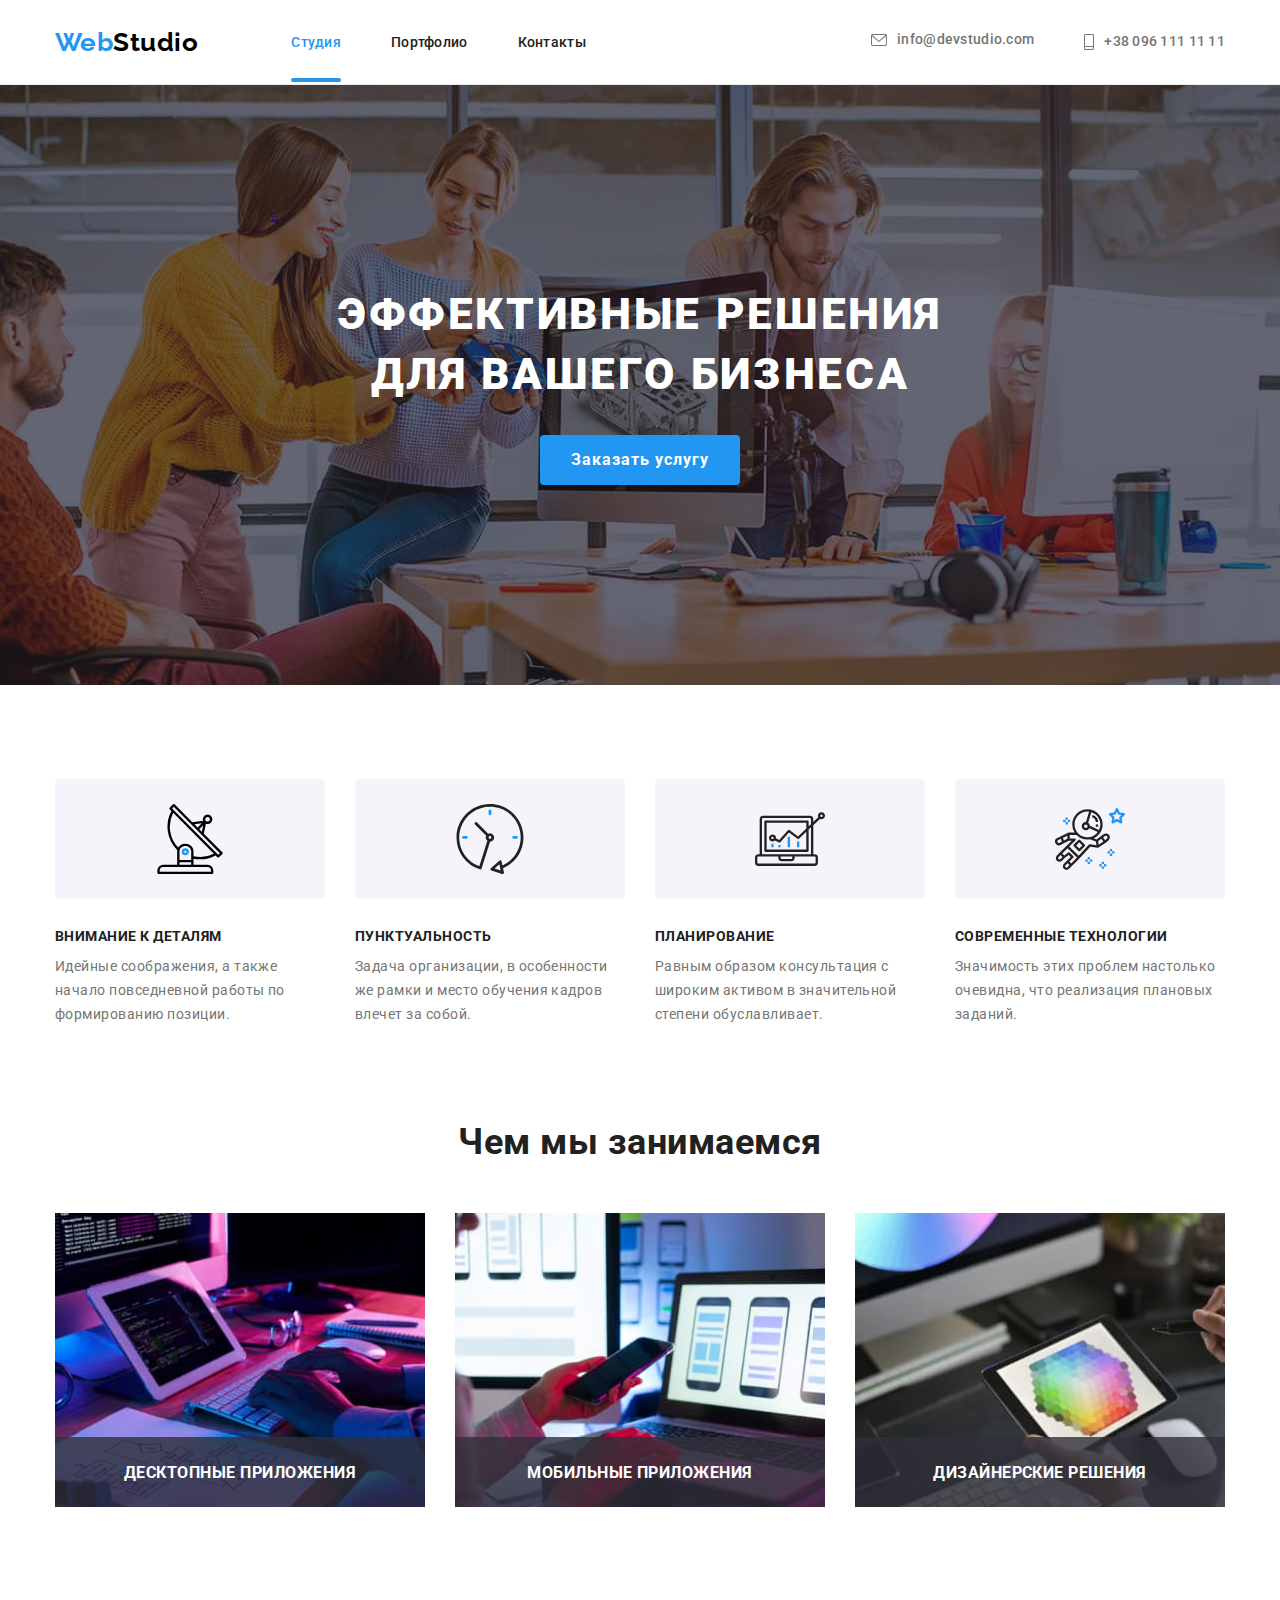
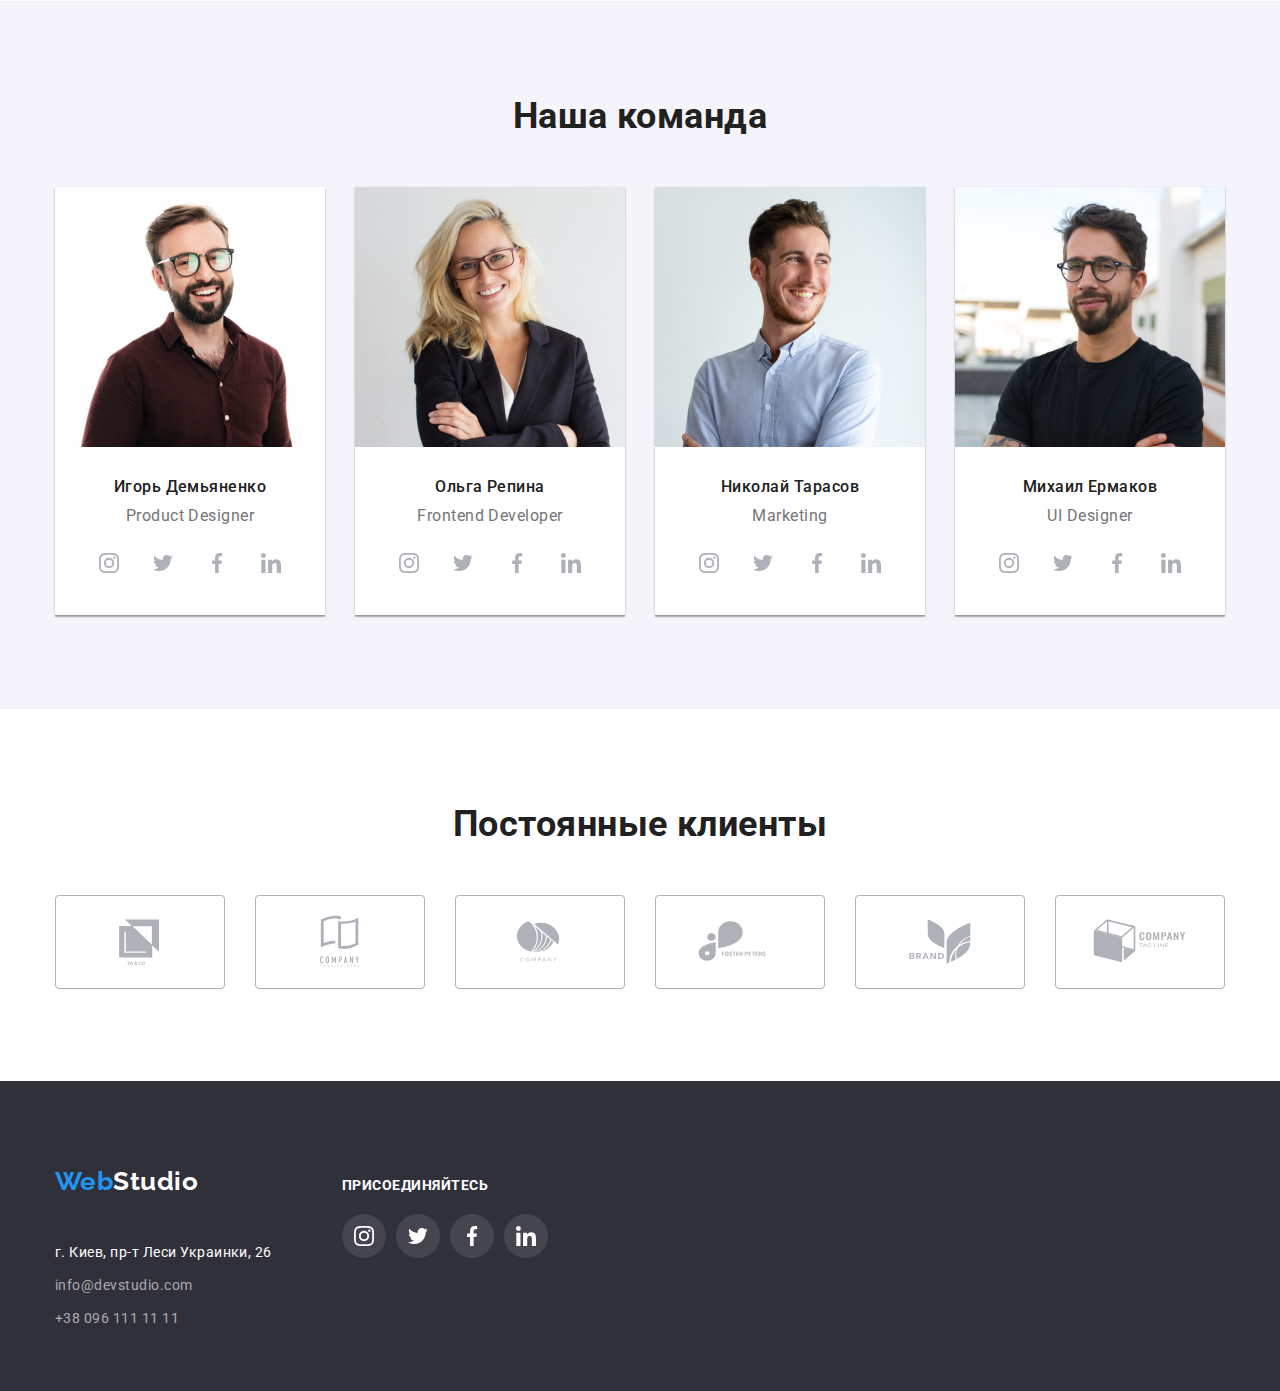
<file: index.html>
<!DOCTYPE html>
<html lang="ru">
<head>
    <meta charset="UTF-8">
    <meta http-equiv="X-UA-Compatible" content="IE=edge">
    <meta name="viewport" content="width=device-width, initial-scale=1.0">
    <title>Студия</title>
    <link rel="preconnect" href="https://fonts.googleapis.com">
    <link rel="preconnect" href="https://fonts.gstatic.com" crossorigin>
    <link href="https://fonts.googleapis.com/css2?family=Raleway:wght@700&family=Roboto:wght@400;500;700;900&display=swap"
        rel="stylesheet">
    <link rel="stylesheet" href="https://cdnjs.cloudflare.com/ajax/libs/modern-normalize/1.1.0/modern-normalize.min.css">
    <link rel="stylesheet" href="./css/styles.css">
</head>
<body>

    <!--Header-->
    <header class="header">
        <div class="container">
            <a class="logo" href="./index.html"><span class="logo-firstpart">Web</span>Studio</a>
            <nav class="header-nav">
                <ul class="header-list list">
                    <li class="nav-item"><a class="nav-link active" href="./index.html">Студия</a></li>
                    <li class="nav-item"><a class="nav-link" href="./portfolio.html">Портфолио</a></li>
                    <li class="nav-item"><a class="nav-link" href="">Контакты</a></li>
                </ul>
            </nav>
            <ul class="header-contacts list">
                <li class="contacts-item">
                    <a class="contacts-link" href="mailto:info@devstudio.com">
                        <svg class="mail-icon">
                            <use href="./images/symbol-defs-optim.svg#icon-envelope"></use>
                        </svg>
                        info@devstudio.com
                    </a>
                </li>
                <li class="contacts-item">
                    <a class="contacts-link" href="tel:+380961111111">
                        <svg class="mob-icon">
                            <use href="./images/symbol-defs-optim.svg#icon-Mob"></use>
                        </svg>
                        +38 096 111 11 11
                    </a>
                </li>
            </ul>
        </div>
    </header>

    <!--Main-->
    <main>

        <!--Hero-->
        <section class="hero section overlay">
            <div class="container">
                <h1 class="hero-title">Эффективные решения для вашего бизнеса</h1>
                <button class="hero-button" type="button" data-modal-open>Заказать услугу</button>
            </div>
        </section>


        <!--Why you have to choose us-->
        
        <section class="about section">
            <div class="container">
                <h2 class="about-title visually-hidden">Почему мы</h2> <!--will be hidden-->
                <ul class="about-list list">
                    <li class="list-box">
                        <div class="icon-box">
                            <svg class="icon">
                                <use href="./images/symbol-defs-optim.svg#icon-antenna"></use>
                            </svg>
                        </div>                        
                        <h3 class="list-title">Внимание к деталям</h3>
                        <p class="list-item">Идейные соображения, а также начало повседневной работы по формированию позиции.</p>
                    </li>

                    <li class="list-box">
                        <div class="icon-box">
                            <svg class="icon">
                                <use href="./images/symbol-defs-optim.svg#icon-Clock"></use>
                            </svg>
                        </div>                    
                        <h3 class="list-title">Пунктуальность</h3>
                        <p class="list-item">Задача организации, в особенности же рамки и место обучения кадров влечет за собой.</p>
                    </li>

                    <li class="list-box">
                        <div class="icon-box">
                            <svg class="icon">
                                <use href="./images/symbol-defs-optim.svg#icon-diagram"></use>
                            </svg>
                        </div>                        
                        <h3 class="list-title">Планирование</h3>
                        <p class="list-item">Равным образом консультация с широким активом в значительной степени обуславливает.</p>
                    </li>

                    <li class="list-box">
                        <div class="icon-box">
                            <svg class="icon">
                                <use href="./images/symbol-defs-optim.svg#icon-astronaut"></use>
                            </svg>
                        </div>                        
                        <h3 class="list-title">Современные технологии</h3>
                        <p class="list-item">Значимость этих проблем настолько очевидна, что реализация плановых заданий.</p>
                    </li>                    
                    
                </ul>
            </div>
        </section>

        <!--What we are doing-->

        <section class="direction section">
            <div class="container">
                <h2 class="direction-title">Чем мы занимаемся</h2>
                <ul class="direction-list list">
                    <li class="list-box">
                        <div class="thumb">
                            <img src="./images/box1.jpg" alt="разработка приложений" width="370">
                            <div class="item-title">
                                <h3>Десктопные приложения</h3>
                            </div>
                        </div>
                    </li>

                    <li class="list-box">
                        <div class="thumb">
                            <img src="./images/box2.jpg" alt="разработка мобильных приложений" width="370">
                            <div class="item-title">
                                <h3>Мобильные приложения</h3>
                            </div>
                        </div>
                    </li>

                    <li class="list-box">
                        <div class="thumb">
                            <img src="./images/box3.jpg" alt="дизайн" width="370">
                            <div class="item-title">
                                <h3>Дизайнерские решения</h3>
                            </div>
                        </div>                        
                    </li>
                </ul>
            </div>
        </section>

        <!--Our team-->

        <section class="team section">
            <div class="container">
                <h2 class="team-title">Наша команда</h2>
                <ul class="team-list list">
                    <li class="list-box">
                        <img class="team-pic" src="./images/img-team1.jpg" alt="Игорь Демьяненко" width="270">
                        <div class="card-description">
                            <h3 class="list-title">Игорь Демьяненко</h3>
                            <p class="list-item" lang="en">Product Designer</p>
                            <ul class="icons-list list">
                                <li class="icons-item">
                                    <a href="" class="box-item">
                                        <svg class="icon">
                                            <use href="./images/symbol-defs-optim.svg#icon-instagram-2"></use>
                                        </svg>
                                    </a>
                                </li>
                                <li class="icons-item">
                                    <a href="" class="box-item">
                                        <svg class="icon" width="20" height="20">
                                            <use href="./images/symbol-defs-optim.svg#icon-Group"></use>
                                        </svg>
                                    </a>
                                </li>
                                <li class="icons-item">
                                    <a href="" class="box-item">
                                        <svg class="icon" width="20" height="20">
                                            <use href="./images/symbol-defs-optim.svg#icon-facebook"></use>
                                        </svg>
                                    </a>
                                </li>
                                <li class="icons-item">
                                    <a href="" class="box-item">
                                        <svg class="icon" width="20" height="20">
                                            <use href="./images/symbol-defs-optim.svg#icon-linkedin-1"></use>
                                        </svg>
                                    </a>
                                </li>
                            </ul>
                        </div>                        
                    </li>

                    <li class="list-box">
                        <img class="team-pic" src="./images/img-team2.jpg" alt="Ольга Репина" width="270">
                        <div class="card-description">
                            <h3 class="list-title">Ольга Репина</h3>
                            <p class="list-item" lang="en">Frontend Developer</p>
                            <ul class="icons-list list">
                                <li class="icons-item">
                                    <a href="" class="box-item">
                                        <svg class="icon">
                                            <use href="./images/symbol-defs-optim.svg#icon-instagram-2"></use>
                                        </svg>
                                    </a>
                                </li>
                                <li class="icons-item">
                                    <a href="" class="box-item">
                                        <svg class="icon" width="20" height="20">
                                            <use href="./images/symbol-defs-optim.svg#icon-Group"></use>
                                        </svg>
                                    </a>
                                </li>
                                <li class="icons-item">
                                    <a href="" class="box-item">
                                        <svg class="icon" width="20" height="20">
                                            <use href="./images/symbol-defs-optim.svg#icon-facebook"></use>
                                        </svg>
                                    </a>
                                </li>
                                <li class="icons-item">
                                    <a href="" class="box-item">
                                        <svg class="icon" width="20" height="20">
                                            <use href="./images/symbol-defs-optim.svg#icon-linkedin-1"></use>
                                        </svg>
                                    </a>
                                </li>
                            </ul>
                        </div>
                    </li>

                    <li class="list-box">
                        <img class="team-pic" src="./images/img-team3.jpg" alt="Николай Тарасов" width="270">
                        <div class="card-description">
                            <h3 class="list-title">Николай Тарасов</h3>
                            <p class="list-item" lang="en">Marketing</p>
                            <ul class="icons-list list">
                                <li class="icons-item">
                                    <a href="" class="box-item">
                                        <svg class="icon">
                                            <use href="./images/symbol-defs-optim.svg#icon-instagram-2"></use>
                                        </svg>
                                    </a>
                                </li>
                                <li class="icons-item">
                                    <a href="" class="box-item">
                                        <svg class="icon" width="20" height="20">
                                            <use href="./images/symbol-defs-optim.svg#icon-Group"></use>
                                        </svg>
                                    </a>
                                </li>
                                <li class="icons-item">
                                    <a href="" class="box-item">
                                        <svg class="icon" width="20" height="20">
                                            <use href="./images/symbol-defs-optim.svg#icon-facebook"></use>
                                        </svg>
                                    </a>
                                </li>
                                <li class="icons-item">
                                    <a href="" class="box-item">
                                        <svg class="icon" width="20" height="20">
                                            <use href="./images/symbol-defs-optim.svg#icon-linkedin-1"></use>
                                        </svg>
                                    </a>
                                </li>
                            </ul>
                        </div>
                    </li>
                    
                    <li class="list-box">
                        <img class="team-pic" src="./images/img-team4.jpg" alt="Михаил Ермаков" width="270">
                        <div class="card-description">
                            <h3 class="list-title">Михаил Ермаков</h3>
                            <p class="list-item" lang="en">UI Designer</p>
                            <ul class="icons-list list">
                                <li class="icons-item">
                                    <a href="" class="box-item">
                                        <svg class="icon">
                                            <use href="./images/symbol-defs-optim.svg#icon-instagram-2"></use>
                                        </svg>
                                    </a>
                                </li>
                                <li class="icons-item">
                                    <a href="" class="box-item">
                                        <svg class="icon" width="20" height="20">
                                            <use href="./images/symbol-defs-optim.svg#icon-Group"></use>
                                        </svg>
                                    </a>
                                </li>
                                <li class="icons-item">
                                    <a href="" class="box-item">
                                        <svg class="icon" width="20" height="20">
                                            <use href="./images/symbol-defs-optim.svg#icon-facebook"></use>
                                        </svg>
                                    </a>
                                </li>
                                <li class="icons-item">
                                    <a href="" class="box-item">
                                        <svg class="icon" width="20" height="20">
                                            <use href="./images/symbol-defs-optim.svg#icon-linkedin-1"></use>
                                        </svg>
                                    </a>
                                </li>
                            </ul>
                        </div>
                    </li>

                </ul>
            </div>
        </section>

        <!--Partners-->

        <section class="partners section">
            <div class="container">
                <h2 class="partners-title">Постоянные клиенты</h2>
                <ul class="partners-list list">
                    <li class="list-item">                       
                        <a href="" class="box-item">
                            <svg class="icon">
                                <use href="./images/symbol-defs-optim.svg#icon-Logo"></use>
                            </svg>
                        </a>                                                
                    </li>

                    <li class="list-item">                        
                        <a href="" class="box-item">
                            <svg class="icon">
                                <use href="./images/symbol-defs-optim.svg#icon-Logo-1"></use>
                            </svg>
                        </a>                        
                    </li>

                    <li class="list-item">                        
                        <a href="" class="box-item">
                            <svg class="icon">
                                <use href="./images/symbol-defs-optim.svg#icon-Logo-2"></use>
                            </svg>
                        </a>                        
                    </li>

                    <li class="list-item">                        
                        <a href="" class="box-item">
                            <svg class="icon">
                                <use href="./images/symbol-defs-optim.svg#icon-Logo-3"></use>
                            </svg>
                        </a>                        
                    </li>

                    <li class="list-item">                        
                        <a href="" class="box-item">
                            <svg class="icon">
                                <use href="./images/symbol-defs-optim.svg#icon-Logo-4"></use>
                            </svg>
                        </a>                        
                    </li>

                    <li class="list-item">                        
                        <a href="" class="box-item">
                            <svg class="icon">
                                <use href="./images/symbol-defs-optim.svg#icon-Logo-5"></use>
                            </svg>
                        </a>                        
                    </li>
                </ul>
            </div>
        </section>

    </main>

    <!--Footer-->

    <footer class="footer">
        <div class="container">
            <div class="requisites">
                <a class="logo" href="./index.html"><span class="logo-firstpart">Web</span><span
                        class="logo-secondpart">Studio</span></a>
                <address class="address">
                    <ul class="address-list list">
                        <li class="list-box"><a class="address-item location" href="https://goo.gl/maps/s8NR3Wxpw5gGEiD7A"
                                target="_blank" rel="noreferrer">г. Киев, пр-т Леси Украинки, 26</a></li>
                        <li class="list-box"><a class="address-item" href="mailto:info@devstudio.com">info@devstudio.com</a></li>
                        <li class="list-box"><a class="address-item" href="tel:+380961111111">+38 096 111 11 11</a></li>
                    </ul>
                </address>
            </div>
            <div class="add">
                <h3 class="add-title">присоединяйтесь</h3>
                <ul class="add-list list">
                    <li class="list-item">
                        <a href="" class="box-item">
                            <svg class="icon">
                                <use href="./images/symbol-defs-optim.svg#icon-instagram-2"></use>
                            </svg>
                        </a>                        
                    </li>
                    <li class="list-item">
                        <a href="" class="box-item">
                            <svg class="icon">
                                <use href="./images/symbol-defs-optim.svg#icon-Group"></use>
                            </svg>
                        </a>                        
                    </li>
                    <li class="list-item">
                        <a href="" class="box-item">
                            <svg class="icon">
                                <use href="./images/symbol-defs-optim.svg#icon-facebook"></use>
                            </svg>
                        </a>                        
                    </li>
                    <li class="list-item">
                        <a href="" class="box-item">
                            <svg class="icon">
                                <use href="./images/symbol-defs-optim.svg#icon-linkedin-1"></use>
                            </svg>
                        </a>                        
                    </li>
                </ul>
            </div>
        </div>        
    </footer>

    <div class="drop-bg is-hidden" data-modal>
        <div class="modal">
            <button class="button" type="button" data-modal-close>
                <svg class="cross">
                    <use href="./images/hw-5/symbol-defs-opt.svg#icon-close"></use>
                </svg>
            </button>
        </div>        
    </div>

    <script src="./js/modal.js"></script>

</body>
</html>
</file>
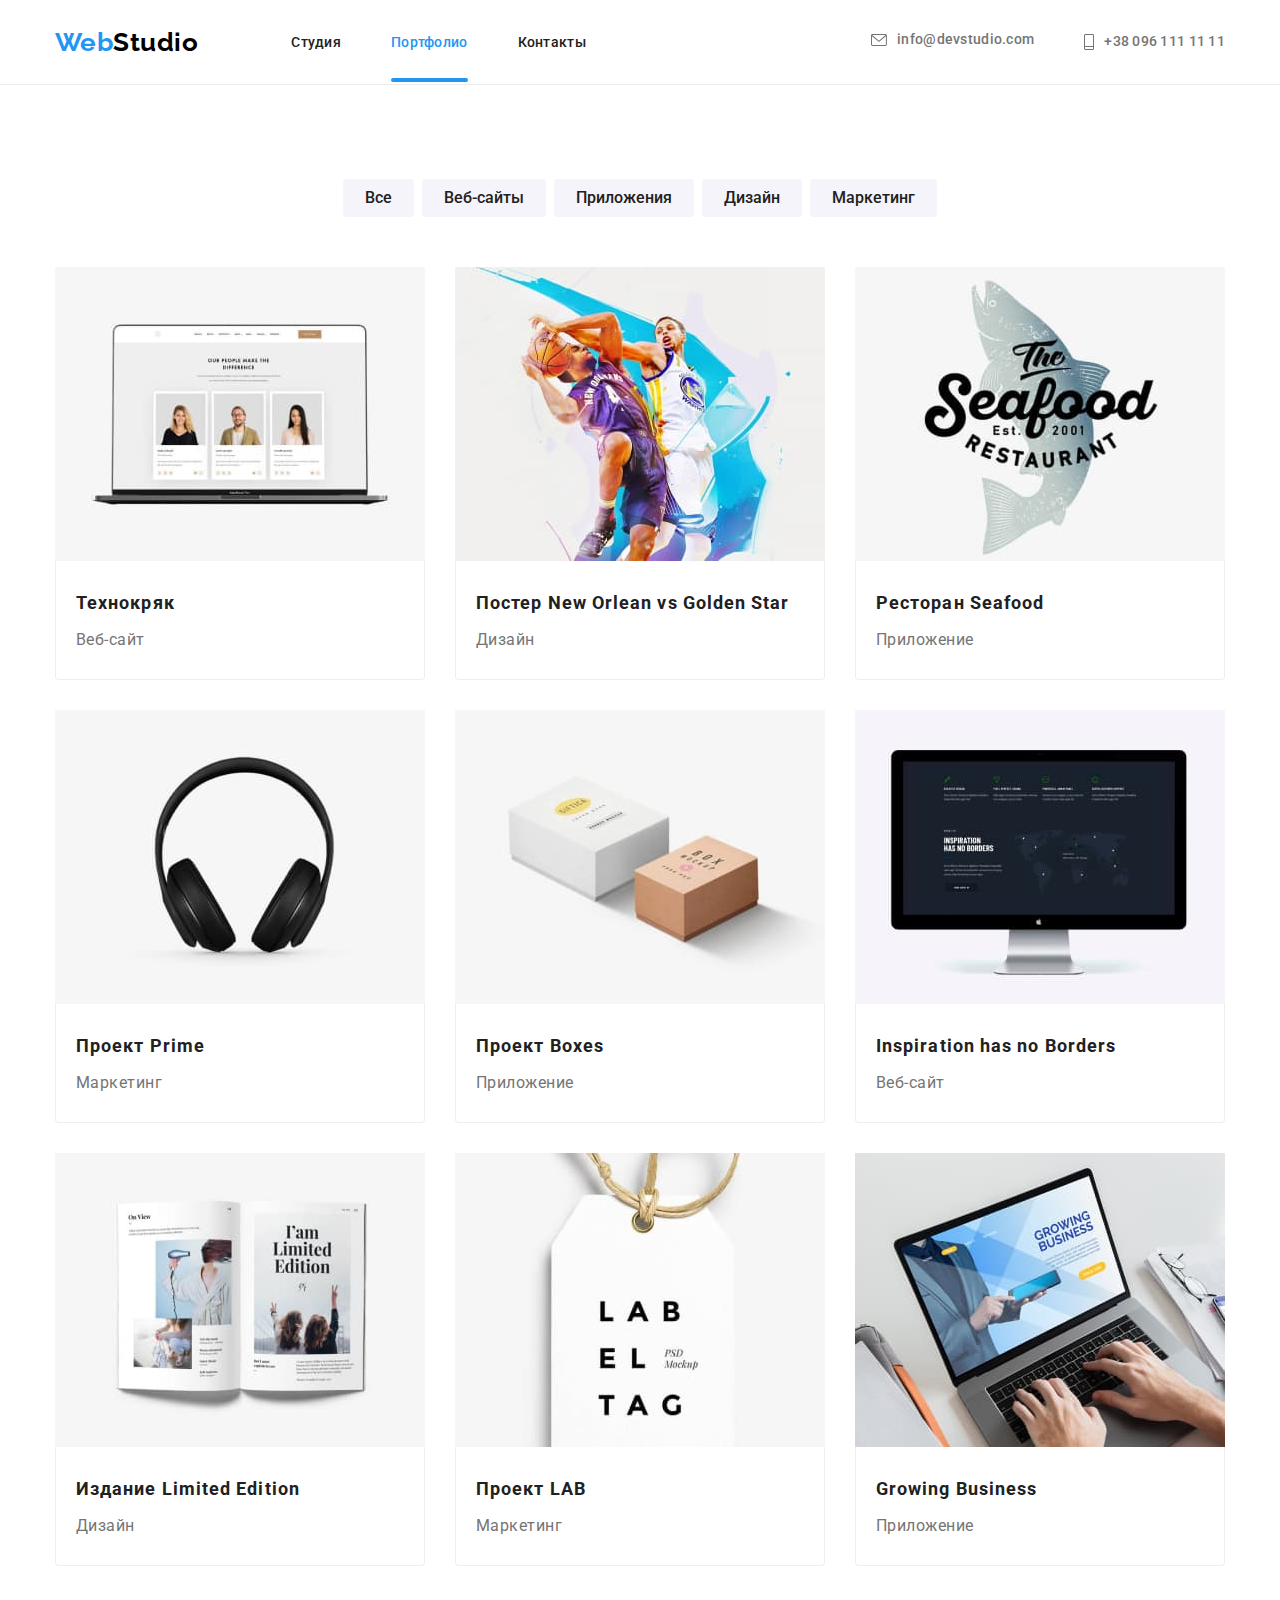
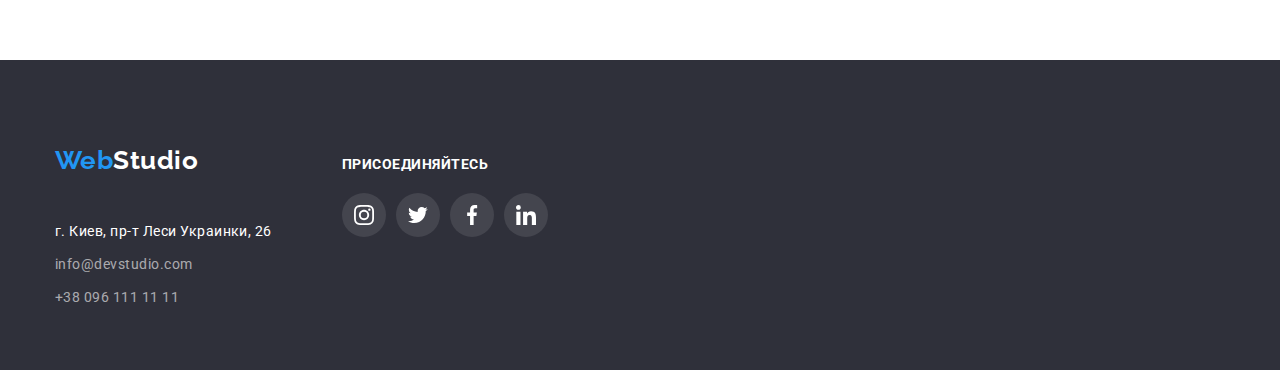
<file: portfolio.html>
<!DOCTYPE html>
<html lang="ru">

<head>
    <meta charset="UTF-8">
    <meta http-equiv="X-UA-Compatible" content="IE=edge">
    <meta name="viewport" content="width=device-width, initial-scale=1.0">
    <title>Портфолио</title>
    <link rel="preconnect" href="https://fonts.googleapis.com">
    <link rel="preconnect" href="https://fonts.gstatic.com" crossorigin>
    <link href="https://fonts.googleapis.com/css2?family=Raleway:wght@700&family=Roboto:wght@400;500;700;900&display=swap"
        rel="stylesheet">
    <link rel="stylesheet" href="https://cdnjs.cloudflare.com/ajax/libs/modern-normalize/1.1.0/modern-normalize.min.css">
    <link rel="stylesheet" href="./css/styles.css">
</head>

<body>

    <!--Header-->
    <header class="header">
        <div class="container">
            <a class="logo" href="./index.html"><span class="logo-firstpart">Web</span>Studio</a>
            <nav class="header-nav">
                <ul class="header-list list">
                    <li class="nav-item"><a class="nav-link" href="./index.html">Студия</a></li>
                    <li class="nav-item"><a class="nav-link active" href="./portfolio.html">Портфолио</a></li>
                    <li class="nav-item"><a class="nav-link" href="">Контакты</a></li>
                </ul>
            </nav>
            <ul class="header-contacts list">
                <li class="contacts-item">
                    <a class="contacts-link" href="mailto:info@devstudio.com">
                        <svg class="mail-icon">
                            <use href="./images/symbol-defs-optim.svg#icon-envelope"></use>
                        </svg>
                        info@devstudio.com
                    </a>
                </li>
                <li class="contacts-item">
                    <a class="contacts-link" href="tel:+380961111111">
                        <svg class="mob-icon">
                            <use href="./images/symbol-defs-optim.svg#icon-Mob"></use>
                        </svg>
                        +38 096 111 11 11
                    </a>
                </li>
            </ul>
        </div>
    </header>

    <!--Main-->
    <main>

        <!--Portfolio main section-->
        
        <section class="portfolio section">

            <div class="container">
                <h1 class="portfolio-title visually-hidden">Portfolio</h1>
                <!--will be hidden - there is no on layout-->
                
                <ul class="portfolio-buttons list">
                    <li class="list-box"><button class="list-button" type="button">Все</button></li>
                    <li class="list-box"><button class="list-button" type="button">Веб-сайты</button></li>
                    <li class="list-box"><button class="list-button" type="button">Приложения</button></li>
                    <li class="list-box"><button class="list-button" type="button">Дизайн</button></li>
                    <li class="list-box"><button class="list-button" type="button">Маркетинг</button></li>
                </ul>
                
                <ul class="portfolio-list list">
                    <li class="portfolio-card">                        
                        <a class="portfolio-link" href="">
                            <div class="thumb">
                                <img src="./images/img-portfolio-one.jpg" alt="Веб-сайт Технокряк" width="370">
                                <div class="image-description">
                                    <p>Ресурс предлагает комплексные предложения с разным уровнем функционала и сервисов. Все это позволит
                                        посетителю получить
                                        исчерпывающие сведения о компании или частном лице.
                                    </p>
                                </div>
                            </div>                            
                            
                            <div class="card-description">
                                <h2 class="list-title">Технокряк</h2>
                                <p class="list-item">Веб-сайт</p>
                            </div>
                        </a>                        
                    </li>

                    <li class="portfolio-card">
                        <a class="portfolio-link" href="">
                            <div class="thumb">
                                <img src="./images/img-portfolio-two.jpg" alt="Дизайн Постера New Orlean vs Golden Star" width="370">
                                <div class="image-description">
                                    <p>Ресурс предлагает комплексные предложения с разным уровнем функционала и сервисов. Все это позволит
                                        посетителю получить
                                        исчерпывающие сведения о компании или частном лице.
                                    </p>
                                </div>
                            </div>                            
                            <div class="card-description">
                                <h2 class="list-title">Постер <span lang="en">New Orlean vs Golden Star</span></h2>
                                <p class="list-item">Дизайн</p>
                            </div>
                        </a>                                               
                    </li>

                    <li class="portfolio-card">
                        <a class="portfolio-link" href="">
                            <div class="thumb">
                                <img src="./images/img-portfolio-three.jpg" alt="Приложение Ресторан Seafood" width="370">
                                <div class="image-description">
                                    <p>Ресурс предлагает комплексные предложения с разным уровнем функционала и сервисов. Все это позволит
                                        посетителю получить
                                        исчерпывающие сведения о компании или частном лице.
                                    </p>
                                </div>
                            </div>
                            <div class="card-description">
                                <h2 class="list-title">Ресторан <span lang="en">Seafood</span></h2>
                                <p class="list-item">Приложение</p>
                            </div>
                        </a>                        
                    </li>

                    <li class="portfolio-card">
                        <a class="portfolio-link" href="">
                            <div class="thumb">
                                <img src="./images/img-portfolio-four.jpg" alt="Маркетинг Проект Prime" width="370">
                                <div class="image-description">
                                    <p>Ресурс предлагает комплексные предложения с разным уровнем функционала и сервисов. Все это позволит
                                        посетителю получить
                                        исчерпывающие сведения о компании или частном лице.
                                    </p>
                                </div>
                            </div>
                            <div class="card-description">
                                <h2 class="list-title">Проект <span lang="en">Prime</span></h2>
                                <p class="list-item">Маркетинг</p>
                            </div>
                        </a>                        
                    </li>

                    <li class="portfolio-card">
                        <a class="portfolio-link" href="">
                            <div class="thumb">
                                <img src="./images/img-portfolio-five.jpg" alt="Приложение Проект Boxes" width="370">
                                <div class="image-description">
                                    <p>Ресурс предлагает комплексные предложения с разным уровнем функционала и сервисов. Все это позволит
                                        посетителю получить
                                        исчерпывающие сведения о компании или частном лице.
                                    </p>
                                </div>
                            </div>
                            <div class="card-description">
                                <h2 class="list-title">Проект <span lang="en">Boxes</span></h2>
                                <p class="list-item">Приложение</p>
                            </div>
                        </a>                        
                    </li>

                    <li class="portfolio-card">
                        <a class="portfolio-link" href="">
                            <div class="thumb">
                                <img src="./images/img-portfolio-six.jpg" alt="Веб-сайт Inspiration has no Borders" width="370">
                                <div class="image-description">
                                    <p>Ресурс предлагает комплексные предложения с разным уровнем функционала и сервисов. Все это позволит
                                        посетителю получить
                                        исчерпывающие сведения о компании или частном лице.
                                    </p>
                                </div>
                            </div>
                            <div class="card-description">
                                <h2 class="list-title" lang="en">Inspiration has no Borders</h2>
                                <p class="list-item">Веб-сайт</p>
                            </div>
                        </a>                        
                    </li>

                    <li class="portfolio-card">
                        <a class="portfolio-link" href="">
                            <div class="thumb">
                                <img src="./images/img-portfolio-seven.jpg" alt="Дизайн Издания Limited Edition" width="370">
                                <div class="image-description">
                                    <p>Ресурс предлагает комплексные предложения с разным уровнем функционала и сервисов. Все это позволит
                                        посетителю получить
                                        исчерпывающие сведения о компании или частном лице.
                                    </p>
                                </div>
                            </div>
                            <div class="card-description">
                                <h2 class="list-title">Издание <span lang="en">Limited Edition</span></h2>
                                <p class="list-item">Дизайн</p>
                            </div>
                        </a>                        
                    </li>

                    <li class="portfolio-card">
                        <a class="portfolio-link" href="">
                            <div class="thumb">
                                <img src="./images/img-portfolio-eight.jpg" alt="Маркетинг Проект LAB" width="370">
                                <div class="image-description">
                                    <p>Ресурс предлагает комплексные предложения с разным уровнем функционала и сервисов. Все это позволит
                                        посетителю получить
                                        исчерпывающие сведения о компании или частном лице.
                                    </p>
                                </div>
                            </div>
                            <div class="card-description">
                                <h2 class="list-title">Проект <span lang="en">LAB</span></h2>
                                <p class="list-item">Маркетинг</p>
                            </div>
                        </a>                        
                    </li>

                    <li class="portfolio-card">
                        <a class="portfolio-link" href="">
                            <div class="thumb">
                                <img src="./images/img-portfolio-nine.jpg" alt="Приложение Growing Business" width="370">
                                <div class="image-description">
                                    <p>Ресурс предлагает комплексные предложения с разным уровнем функционала и сервисов. Все это позволит
                                        посетителю получить
                                        исчерпывающие сведения о компании или частном лице.
                                    </p>
                                </div>
                            </div>
                            <div class="card-description">
                                <h2 class="list-title" lang="en">Growing Business</h2>
                                <p class="list-item">Приложение</p>
                            </div>
                        </a>                        
                    </li>
                </ul>
            </div>

        </section>

    </main>

    <!--Footer-->

    <footer class="footer">
        <div class="container">
            <div class="requisites">
                <a class="logo" href="./index.html"><span class="logo-firstpart">Web</span><span
                        class="logo-secondpart">Studio</span></a>
                <address class="address">
                    <ul class="address-list list">
                        <li class="list-box"><a class="address-item location" href="https://goo.gl/maps/s8NR3Wxpw5gGEiD7A"
                                target="_blank" rel="noreferrer">г. Киев, пр-т Леси Украинки, 26</a></li>
                        <li class="list-box"><a class="address-item" href="mailto:info@devstudio.com">info@devstudio.com</a>
                        </li>
                        <li class="list-box"><a class="address-item" href="tel:+380961111111">+38 096 111 11 11</a></li>
                    </ul>
                </address>
            </div>
            <div class="add">
                <h3 class="add-title">присоединяйтесь</h3>
                <ul class="add-list list">
                    <li class="list-item">
                        <a href="" class="box-item">
                            <svg class="icon">
                                <use href="./images/symbol-defs-optim.svg#icon-instagram-2"></use>
                            </svg>
                        </a>
                    </li>
                    <li class="list-item">
                        <a href="" class="box-item">
                            <svg class="icon">
                                <use href="./images/symbol-defs-optim.svg#icon-Group"></use>
                            </svg>
                        </a>
                    </li>
                    <li class="list-item">
                        <a href="" class="box-item">
                            <svg class="icon">
                                <use href="./images/symbol-defs-optim.svg#icon-facebook"></use>
                            </svg>
                        </a>
                    </li>
                    <li class="list-item">
                        <a href="" class="box-item">
                            <svg class="icon">
                                <use href="./images/symbol-defs-optim.svg#icon-linkedin-1"></use>
                            </svg>
                        </a>
                    </li>
                </ul>
            </div>
        </div>
    </footer>

</body>

</html>
</file>
<file: css/styles.css>
html {
    box-sizing: border-box;
}

*,
*::before,
*::after {
    box-sizing: inherit;
}

:root {    
    --accent-color: #2196F3;
    --main-text-color: #757575;
    --head-text-color: #212121;
}

body {       
    color: var(--main-text-color);

    font-family: Roboto, sans-serif;
    letter-spacing: 0.03em;     

}

.section {
    
    padding-top: 94px;
    padding-bottom: 94px;
}

.container{
    width: 1200px;    
    padding-left: 15px;
    padding-right: 15px;
    margin: 0 auto;
}

.list {
    list-style: none;

    padding: 0;
    margin: 0;
}

h1,
h2,
h3,
h4,
h5,
h6,
p {
    margin: 0;
}

/* Header */

.header {
    border-bottom: 1px solid #ececec;
    
}

.header .container {
    display: flex;
    align-items: center;    
}
    

    /* Logo */

.logo,
.logo-firstpart {
    color: #000000;

    padding-top: 25px;
    padding-bottom: 24px;

    font-family: Raleway, sans-serif;
    font-weight: 700;
    font-size: 26px;
    line-height: 1.19;
    text-decoration: none;    
}

.logo-firstpart {
    color: var(--accent-color);
}

    /* Navigation + Contacts */

.header .header-list {
    display: flex;    
}

.header .header-contacts {
    display: flex;
    margin-left: auto;
}

.header .nav-item:not(.header .nav-item:last-child), 
.header .contacts-item:not(.header .contacts-item:last-child) {
    margin-right: 50px;
}

.header-nav {
    margin-left: 93px;
}

.header .nav-link, 
.header .contacts-link {
    padding-top: 32px;
    padding-bottom: 32px;

    color: var(--head-text-color);    

    font-weight: 500;
    font-size: 14px;
    line-height: 1.14;
    letter-spacing: 0.02em;
    text-decoration: none;

    transition: fill 250ms cubic-bezier(0.4, 0, 0.2, 1),
                color 250ms cubic-bezier(0.4, 0, 0.2, 1);
}

.header .nav-link:hover, 
.header .nav-link:focus, 
.header .contacts-link:hover, 
.header .contacts-link:focus {
    color: var(--accent-color);
    fill: var(--accent-color);    
}

.header .nav-link {
    position: relative;
}

.header .nav-link::after {
    content: '';
    position: absolute;
    display: block;
    width: 100%;
    height: 4px;
    background-color: var(--accent-color);
    border-radius: 2px;
    bottom: 0;
    opacity: 0;
}

.header .contacts-link {
    display: flex;
    align-items: center;
    color: inherit;
    fill: var(--main-text-color);
}

.header .nav-link.active {
    color: var(--accent-color);    
}

.header .nav-link.active::after {
    opacity: 1;
}

.mail-icon {
    width: 16px;
    height: 12px;    

    margin-right: 10px;    
}

.mob-icon {
    width: 10px;
    height: 20px;

    margin-right: 10px;    
}


/* Hero */

.hero {
    background-color: #C4C4C4;

    max-width: 1600px;
    height: 600px;
    margin-left: auto;
    margin-right: auto;

    background-image: linear-gradient(rgba(47, 48, 58, 0.4), rgba(47, 48, 58, 0.4)), url(../images/heroimg.jpg);
    background-repeat: no-repeat;
    background-size: cover;
    background-position: center;

    text-align: center;    
    padding-top: 200px;
    padding-bottom: 200px;    
}

.hero-title {    
    color: #ffffff;

    font-weight: 900;
    font-size: 44px;
    line-height: 1.36;
    text-align: center;
    letter-spacing: 0.06em;
    text-transform: uppercase;

    width: 696px;
    margin-left: auto;
    margin-right: auto; 
    margin-bottom: 30px;
}

.hero-button {
    background-color: var(--accent-color);
    color: #ffffff;

    font-family: inherit;
    font-weight: 700;
    font-size: 16px;
    line-height: 1.88;    
    letter-spacing: 0.06em;

    cursor: pointer;

    width: 200px;
    height: 50px;
    padding: 0;
    border: none;
    box-shadow: 0px 4px 4px rgba(0, 0, 0, 0.15);
    border-radius: 4px;

    transition: background-color 250ms cubic-bezier(0.4, 0, 0.2, 1);
}

.hero-button:hover, 
.hero-button:focus {
    background-color: #188CE8;    
}

/* Why you have to choose us -- about */

.about {
    padding-bottom: 0;
}

/* h2 - hide */

.visually-hidden {
    position: absolute;
    width: 1px;
    height: 1px;
    margin: -1px;
    border: 0;
    padding: 0;

    white-space: nowrap;
    clip-path: inset(100%);
    clip: rect(0 0 0 0);
    overflow: hidden;
}

.about-list {
    display: flex;  
     /* in case if more items will be added */
    flex-wrap: wrap; 
}

.about .list-box:not(.about .list-box:nth-child(4n)) {
    margin-right: 30px;    
}

.about .list-box{
    width: calc((100% - 90px) / 4);
}

.about .icon-box {
    display: flex;   
    height: 120px;
    margin-bottom: 30px;
    align-items: center;
    justify-content: center;   

    background-color: #F5F4FA;
    border-radius: 4px;
}

.about .icon {
    width: 70px;
    height: 70px;    
}

.about .list-title {
    color: var(--head-text-color);
    
    font-size: 14px;
    line-height: 1.14;    
    text-transform: uppercase;
    
    margin-bottom: 10px;
}

.about .list-item {    
    font-size: 14px;
    line-height: 1.71;   
}

/* What we are doing -- direction */

.direction-list {
    display: flex;
    flex-wrap: wrap;
}

.direction .list-box:not(.direction .list-box:nth-child(3n)) {
    margin-right: 30px;
}

.direction .list-box {
    width: calc((100% - 60px) / 3);
}

.direction-title, 
.team-title,
.partners-title {
    color: var(--head-text-color);
    
    font-size: 36px;
    line-height: 1.17;
    text-align: center;

    margin-bottom: 50px;
}

.direction .thumb {
    position: relative;
}

.direction .item-title {
    position: absolute;
    bottom: 0;
    
    width: 100%;
    height: 70px;
    padding-top: 27px;
    padding-bottom: 27px;

    font-size: 14px;
    line-height: 1.14;
    text-align: center;    
    text-transform: uppercase;
    
    color: #FFFFFF;    
    background-color: rgba(47, 48, 58, 0.8);
}

/* < Our team -- team */

/* .team-title - added to direction-title */

.team {
    background-color: #F5F4FA;    
}

.team-list {
    display: flex;
    flex-wrap: wrap;
}

.team .list-box:not(.team .list-box:nth-child(4n)) {
    margin-right: 30px;
}

.team .list-box {
    width: calc((100% - 90px) / 4);

    background-color: #ffffff;
    box-shadow: 0px 1px 3px rgba(0, 0, 0, 0.12), 0px 1px 1px rgba(0, 0, 0, 0.14), 0px 2px 1px rgba(0, 0, 0, 0.2);
}

.team .card-description{    
    padding: 30px 32px;
}

.team .list-title {
    color: var(--head-text-color);

    font-weight: 500;

    margin-bottom: 10px;
}

.team .list-title, 
.team .list-item {
    font-size: 16px;
    line-height: 1.19;
    text-align: center;
}

.team .list-item {
    margin-bottom: 16px;
}

.team .icons-list {
    display: flex;    
        
}

.team .icons-item {   
    width: calc((100% - 30px) / 4);
    height: 44px;    
}

.team .icons-item:not(.team .icons-item:nth-child(4)) {
    margin-right: 10px;
}

.team .box-item {
    display: flex;
    padding: 12px;
    border-radius: 50%;
    fill: #afb1b8;

    transition: background-color 250ms cubic-bezier(0.4, 0, 0.2, 1),
                fill 250ms cubic-bezier(0.4, 0, 0.2, 1);
}

.team .box-item:hover,
.team .box-item:focus {
    background-color: var(--accent-color);
    fill: #ffffff;    
}

.team .icon {
    width: 20px;
    height: 20px;     
}


/* Partners */

.partners-list {
    display: flex;
}

.partners .list-item {
    width: calc((100% - 150px) / 6);
    height: 92px;   
}

.partners .list-item:not(.partners .list-item:nth-child(6)) {
    margin-right: 30px;
}

.partners .box-item {    
    display: flex;
    padding: 16px 32px;
    
    border: 1px solid #AFB1B8;
    border-radius: 4px;
    
    fill: #AFB1B8;

    transition: fill 250ms cubic-bezier(0.4, 0, 0.2, 1),
                border 250ms cubic-bezier(0.4, 0, 0.2, 1);
}

.partners .icon {
    width: 106px;
    height: 60px;
}

.partners .box-item:hover, 
.partners .box-item:focus {
    fill: var(--accent-color);
    border: 1px solid var(--accent-color);                
    }

/* Footer */

.footer {
    background-color: #2F303A;
    
    padding-top: 60px;
    padding-bottom: 60px;
}

.footer .container {
    display: flex;
    align-items: baseline;
}

.footer .logo {
    display: inline-block;
    margin-top: 0;
    margin-bottom: 20px;
}

.logo-secondpart{
    color: #ffffff;
}

.footer .list-box:not(.footer .list-box:last-child) {
    margin-bottom: 9px;
}

.footer .address-item {    
    color: rgba(255, 255, 255, 0.6);    

    font-size: 14px;
    font-style: normal;
    line-height: 1.71;
    text-decoration: none;    
}

.address-item.location {
    color: #ffffff;
}

.requisites {
    margin-right: 70px;
}

.footer .add {
    width: 206px;
    height: 80px;
}

.footer .add-title {
    font-size: 14px;
    line-height: 1.14;    
    text-transform: uppercase;
    margin-bottom: 20px;

    color: #FFFFFF;
}

.add-list {
    display: flex;
    width: 206px;
    height: 44px;
}

.footer .list-item {
    width: 44px;
    height: 44px;    
}

.footer .list-item:not(.footer .list-item:last-child) {
    margin-right: 10px;
}

.footer .box-item {
    display: flex;
    padding: 12px;
    border-radius: 50%;
    background-color: rgba(255, 255, 255, 0.1);

    transition: background-color 250ms cubic-bezier(0.4, 0, 0.2, 1);
}

.footer .box-item:hover, 
.footer .box-item:focus {
    background-color: var(--accent-color);    
}

.footer .icon {
    width: 20px;
    height: 20px;

    fill: #FFFFFF;

}

/* Portfolio */

.portfolio-buttons {
    display: flex;
    justify-content: center;    
    margin-bottom: 50px;
}

.portfolio-buttons .list-box:not(.portfolio-buttons .list-box:last-child) {
    margin-right: 8px;
}

.portfolio-list {
    display: flex;
    flex-wrap: wrap;
}

.portfolio .list-button {
    background-color: #F5F4FA;
    color: var(--head-text-color);

    font-family: inherit;
    font-weight: 500;
    font-size: 16px;
    line-height: 1.62;
    text-align: center;

    cursor: pointer;

    padding: 6px 22px;
    border: none;
    border-radius: 4px;

    transition: background-color 250ms cubic-bezier(0.4, 0, 0.2, 1),
                color 250ms cubic-bezier(0.4, 0, 0.2, 1),
                box-shadow 250ms cubic-bezier(0.4, 0, 0.2, 1);
}

.portfolio .list-button:hover,
.portfolio .list-button:focus {
    background-color: var(--accent-color);
    color: #ffffff;
    box-shadow: 0px 3px 1px rgba(0, 0, 0, 0.1), 0px 1px 2px rgba(0, 0, 0, 0.08), 0px 2px 2px rgba(0, 0, 0, 0.12);
}

.portfolio-card {    
    width: calc((100% - 60) / 3);    
}

.portfolio-card:not(.portfolio-card:nth-child(3n)) {
    margin-right: 30px;
}

.portfolio-card:not(:nth-last-child(-n + 3)) {
    margin-bottom: 30px;
}

.portfolio-link {    
    display: block;
    text-decoration: none;

    transition: box-shadow 250ms cubic-bezier(0.4, 0, 0.2, 1);
}

.portfolio-link:hover, 
.portfolio-link:focus {   
    box-shadow: 0px 1px 1px rgba(0, 0, 0, 0.12),
            0px 4px 4px rgba(0, 0, 0, 0.06),
            1px 4px 6px rgba(0, 0, 0, 0.16);        
    }

img {
    display: block;
}

.portfolio .thumb {
    position: relative;
    overflow: hidden;
}

.portfolio .image-description {
    position: absolute;
    top: 100%;
    left: 0;
        
    width: 100%;
    height: 100%;
    padding: 63px 24px;

    font-size: 18px;
    line-height: 1.56;  
    
    background-color: rgba(33, 150, 243, 0.9);
     color: #FFFFFF;

    transform: translateY(0);
    transition: transform 250ms cubic-bezier(0.4, 0, 0.2, 1);
    }

.portfolio-link:hover .image-description, 
.portfolio-link:focus .image-description {
    transform: translateY(-100%);
}

.portfolio .card-description {
    padding: 24px 20px;
    border-left: 1px solid #EEEEEE;
    border-right: 1px solid #EEEEEE;
    border-bottom: 1px solid #EEEEEE;
    border-radius: 0px 0px 4px 4px;
}

.portfolio .list-title{
    color: var(--head-text-color);

    font-size: 18px;
    line-height: 2;   
    letter-spacing: 0.06em;
    
    margin-bottom: 4px;    
}

.portfolio .list-item {
    color: var(--main-text-color);
    font-size: 16px;
    line-height: 1.88;
    
}

/* Modal window */

.drop-bg {
    position: fixed;
    top: 0;
    left: 0;

    width: 100%;
    height: 100%;

    background-color: rgba(0, 0, 0, 0.2);
    
    opacity: 1;
    transition: opacity 250ms cubic-bezier(0.4, 0, 0.2, 1), 
                visibility 250ms cubic-bezier(0.4, 0, 0.2, 1);
}

.drop-bg.is-hidden {
    opacity: 0;    
    pointer-events: none;
    visibility: hidden;
}

.drop-bg.is-hidden .modal {
    transform: translate(-50%, -50%) scale(0.9);
}

.modal {
    position: absolute;
    top: 50%;
    left: 50%;
    transform: translate(-50%, -50%) scale(1);

    width: 528px;
    height: 581px;

    background-color: #fff;
    box-shadow: 0px 1px 3px rgba(0, 0, 0, 0.12), 0px 1px 1px rgba(0, 0, 0, 0.14), 0px 2px 1px rgba(0, 0, 0, 0.2);
    border-radius: 4px;    
    
    transition: transform 250ms cubic-bezier(0.4, 0, 0.2, 1);
}

.drop-bg .button {
    position: absolute;
    top: 8px;
    right: 8px;

    display: flex;
    align-items: center;
    justify-content: center;

    width: 30px;
    height: 30px;
    cursor: pointer;
    
    background-color: #fff;
    border: 1px solid rgba(0, 0, 0, 0.1);
    border-radius: 50%;
}

.cross {
    width: 18px;
    height: 18px;
}
</file>
